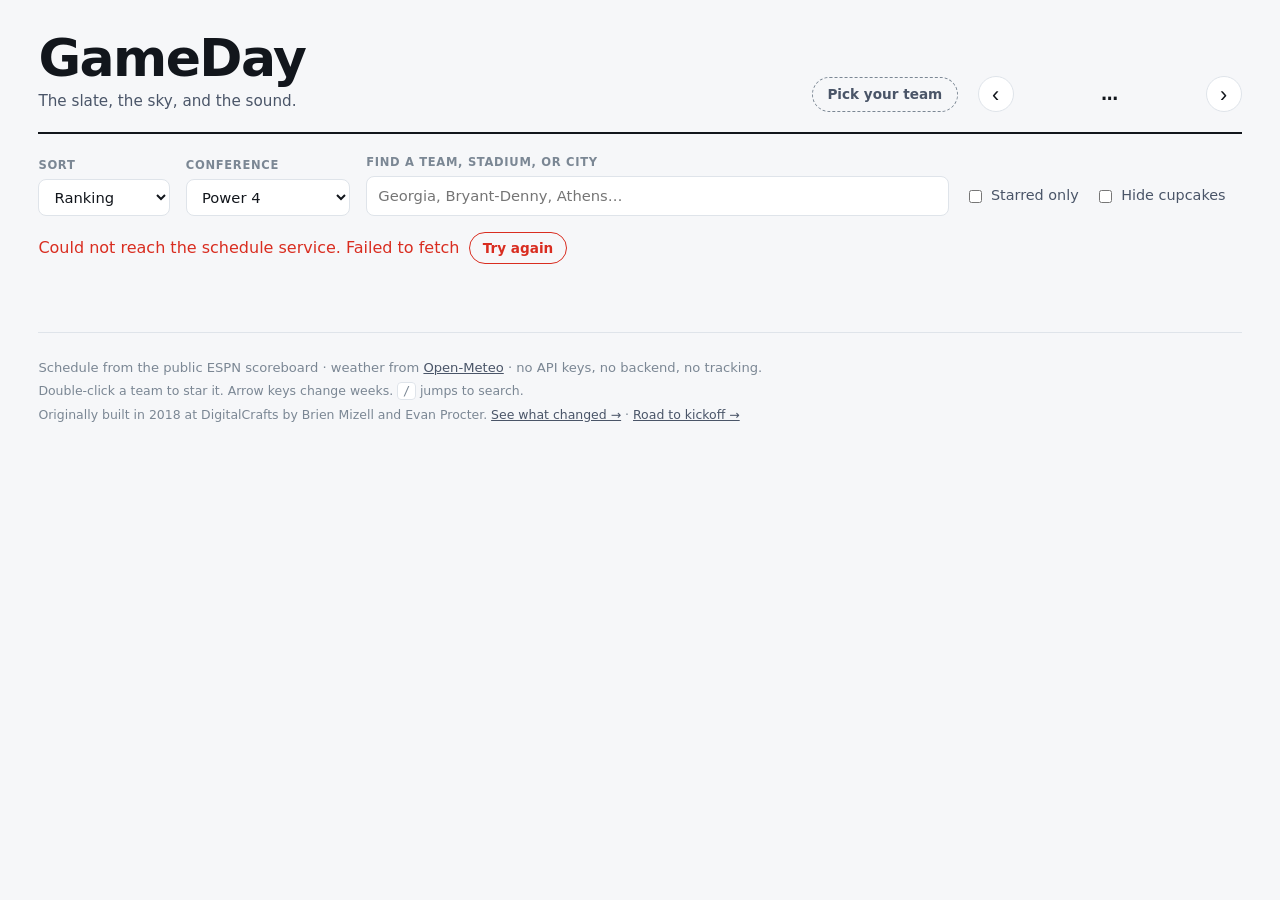
<file: index.html>
<!DOCTYPE html>
<html lang="en">
	<head>
		<meta charset="utf-8" />
		<meta name="viewport" content="width=device-width, initial-scale=1" />
		<title>GameDay</title>
		<meta
			name="description"
			content="The college football weekend, with the weather at every stadium — and the sound of the two towns playing."
		/>
		<link rel="stylesheet" href="assets/app.css" />
		<link
			rel="icon"
			href="data:image/svg+xml,<svg xmlns='http://www.w3.org/2000/svg' viewBox='0 0 32 32'><text y='26' font-size='26'>🏈</text></svg>"
		/>
	</head>
	<body>
		<header class="masthead">
			<div class="brand">
				<h1>GameDay</h1>
				<p class="tagline">The slate, the sky, and the sound.</p>
			</div>

			<div class="head-right">
				<button id="my-team" type="button" class="myteam">Pick your team</button>
				<nav class="weeknav" aria-label="Week">
					<button id="prev-week" type="button" aria-label="Previous week">‹</button>
					<div class="weekbox">
						<span id="week-label">…</span>
						<small id="week-detail"></small>
					</div>
					<button id="next-week" type="button" aria-label="Next week">›</button>
				</nav>
			</div>
		</header>

		<div class="controls">
			<label class="ctl">
				<span class="ctl-label">Sort</span>
				<select id="sort">
					<option value="rank">Ranking</option>
					<option value="time">Kickoff time</option>
				</select>
			</label>

			<label class="ctl">
				<span class="ctl-label">Conference</span>
				<select id="conf"></select>
			</label>

			<label class="ctl ctl-grow">
				<span class="ctl-label">Find a team, stadium, or city</span>
				<input id="search" type="search" placeholder="Georgia, Bryant-Denny, Athens…" autocomplete="off" />
			</label>

			<label class="ctl ctl-check">
				<input id="fav-only" type="checkbox" />
				<span>Starred only</span>
			</label>

			<label class="ctl ctl-check" title="Hides FCS opponents and games the book expects to be decided by 21+">
				<input id="hide-cupcakes" type="checkbox" />
				<span>Hide cupcakes</span>
			</label>

			<span class="tally">
				<span id="count" class="count"></span>
				<small id="live" class="live-status" role="status" aria-live="polite"></small>
				<small id="poll" class="poll"></small>
			</span>
		</div>

		<p id="status" class="status" role="status" aria-live="polite"></p>

		<main id="slate" class="slate"></main>

		<footer class="foot">
			<p>
				Schedule from the public ESPN scoreboard · weather from
				<a href="https://open-meteo.com" rel="noopener">Open-Meteo</a> · no API keys, no backend, no tracking.
			</p>
			<p class="foot-quiet">
				Double-click a team to star it. Arrow keys change weeks. <kbd>/</kbd> jumps to search.
			</p>
			<p class="foot-quiet">
				Originally built in 2018 at DigitalCrafts by Brien Mizell and Evan Procter.
				<a href="compare.html">See what changed →</a> · <a href="roadmap.html">Road to kickoff →</a>
			</p>
		</footer>

		<script type="module" src="src/main.js"></script>
	</body>
</html>
</file>
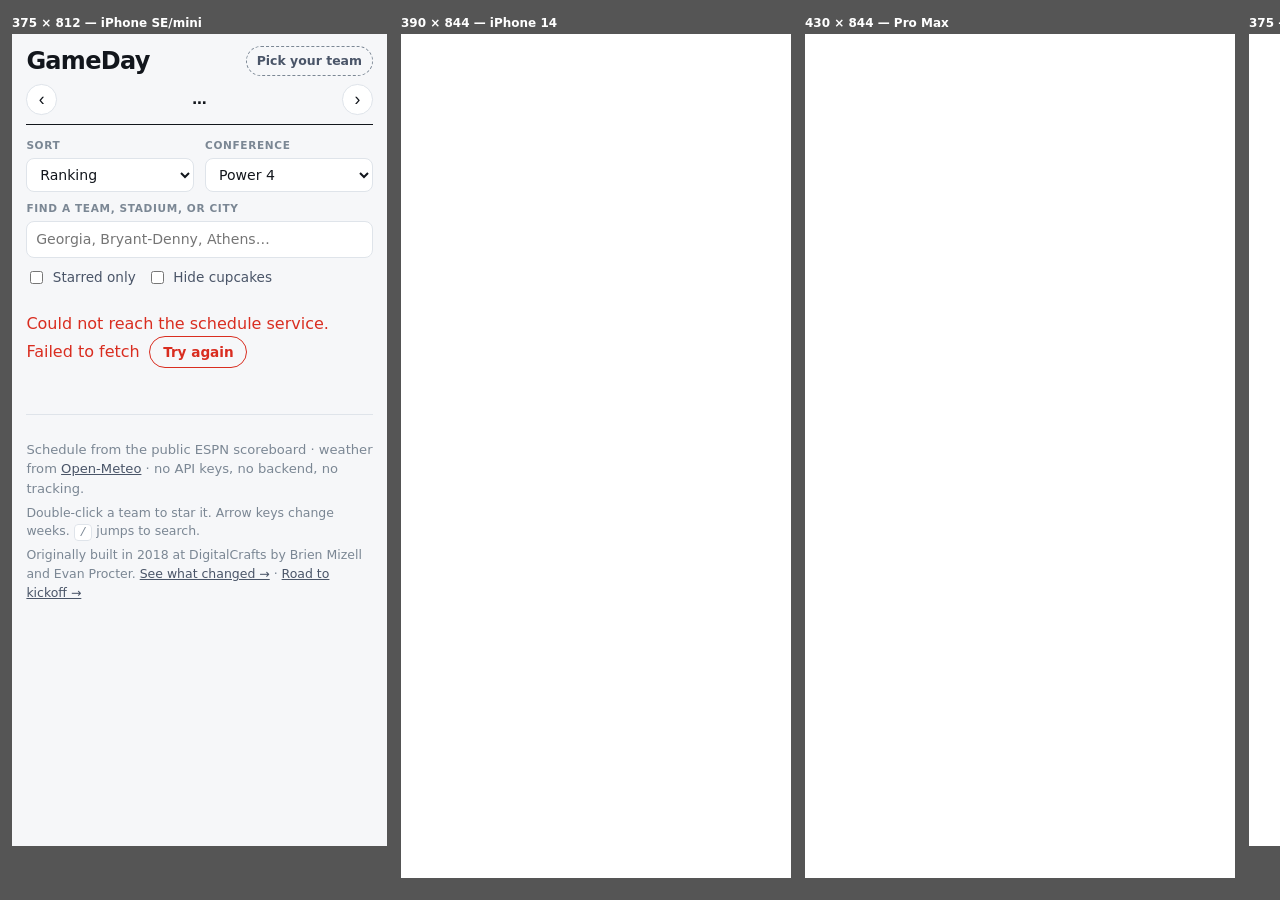
<file: devices.html>
<!DOCTYPE html>
<html>
	<head>
		<meta charset="utf-8" />
		<title>GameDay — device harness</title>
		<meta name="robots" content="noindex" />
		<style>
			body { margin: 0; padding: 12px; background: #555; font: 12px system-ui; display: flex; gap: 14px; align-items: flex-start; }
			figure { margin: 0; }
			figcaption { color: #fff; padding: 4px 0; font-weight: 600; }
			iframe { border: 0; background: #fff; display: block; }
		</style>
	</head>
	<body>
		<figure><figcaption>375 × 812 — iPhone SE/mini</figcaption><iframe data-src="index.html?year=2026&amp;week=6" width="375" height="812"></iframe></figure>
		<figure><figcaption>390 × 844 — iPhone 14</figcaption><iframe data-src="index.html?year=2026&amp;week=6" width="390" height="844"></iframe></figure>
		<figure><figcaption>430 × 844 — Pro Max</figcaption><iframe data-src="index.html?year=2026&amp;week=6" width="430" height="844"></iframe></figure>
		<figure><figcaption>375 — roadmap</figcaption><iframe data-src="roadmap.html" width="375" height="812"></iframe></figure>
		<figure><figcaption>375 — compare</figcaption><iframe data-src="compare.html" width="375" height="812"></iframe></figure>
		<script>
			// Load one at a time. Three iframes pulling ten ES modules each at once
			// overwhelms `python3 -m http.server` and some module requests never
			// land — the app then never boots, which looks exactly like an app bug
			// and is not one.
			(async () => {
				for (const f of document.querySelectorAll('iframe')) {
					f.src = f.dataset.src;
					await new Promise((r) => (f.onload = () => setTimeout(r, 2500)));
				}
			})();
		</script>
	</body>
</html>
</file>
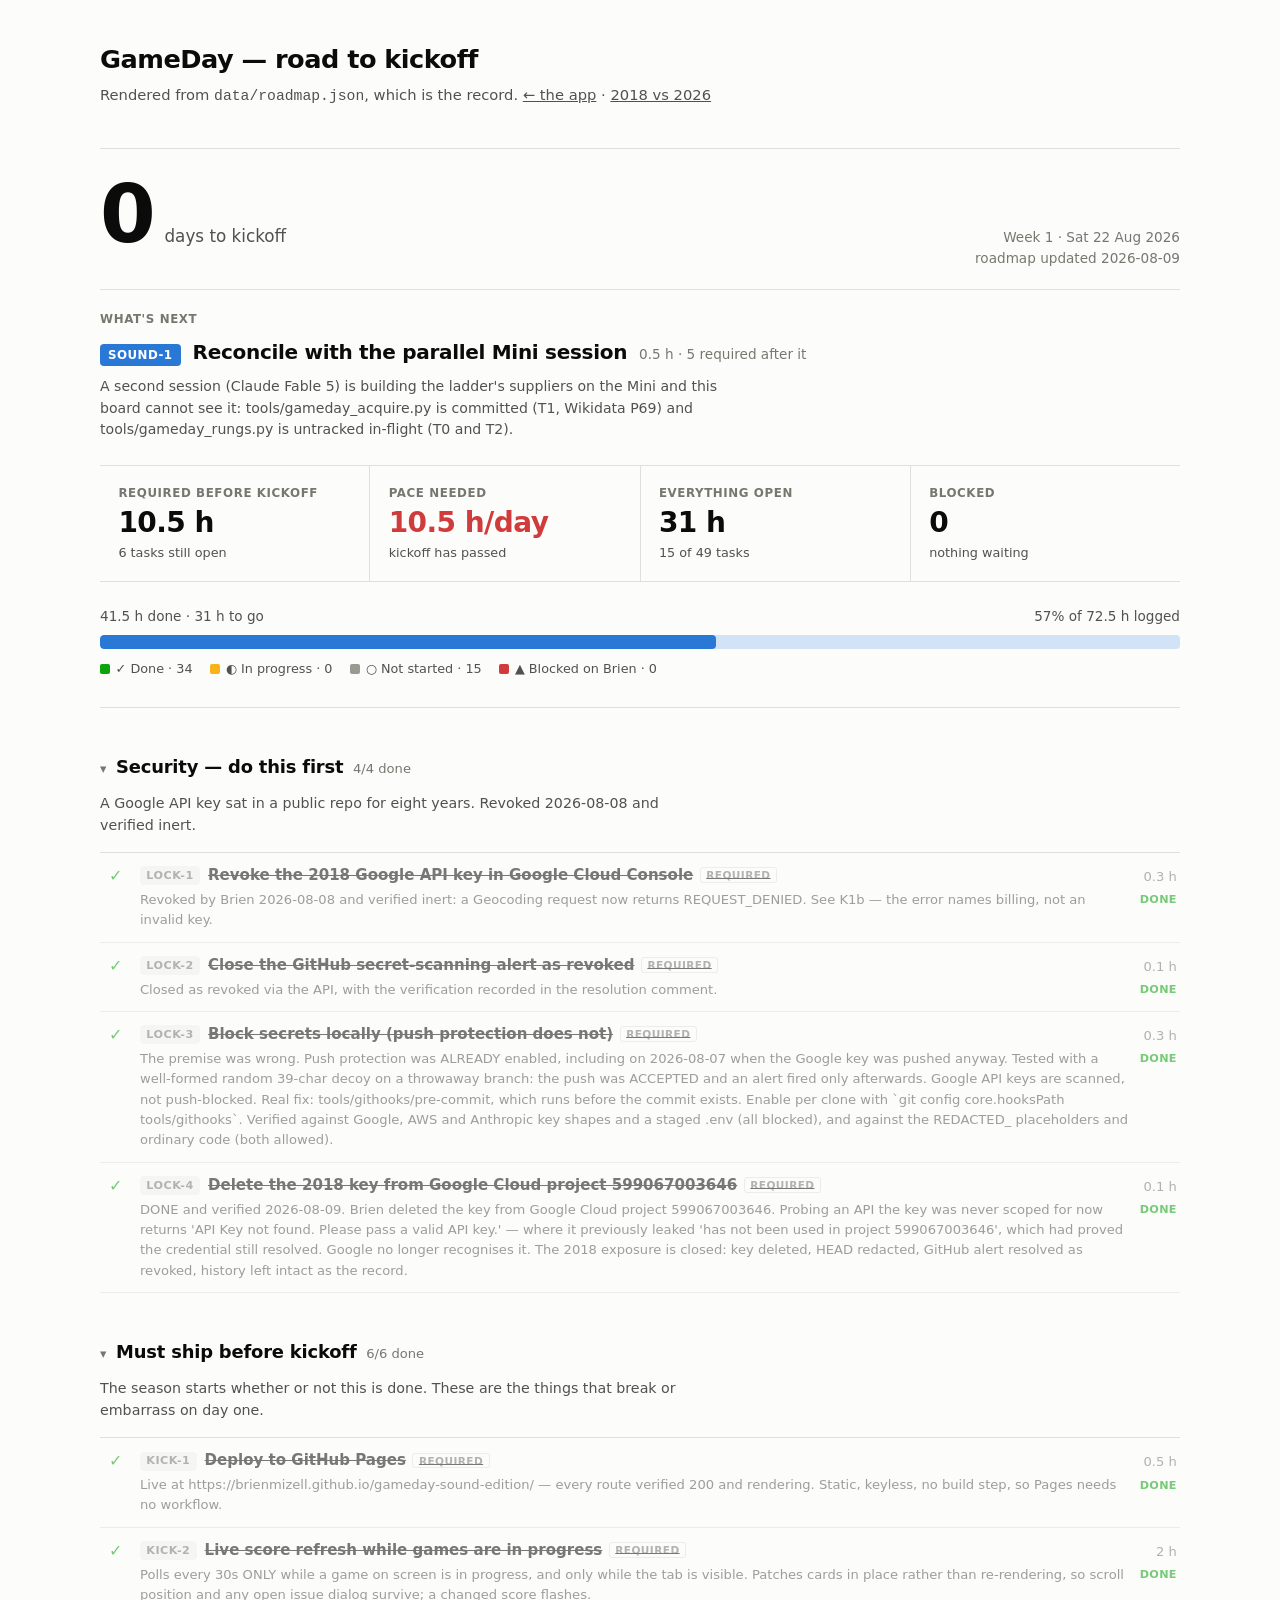
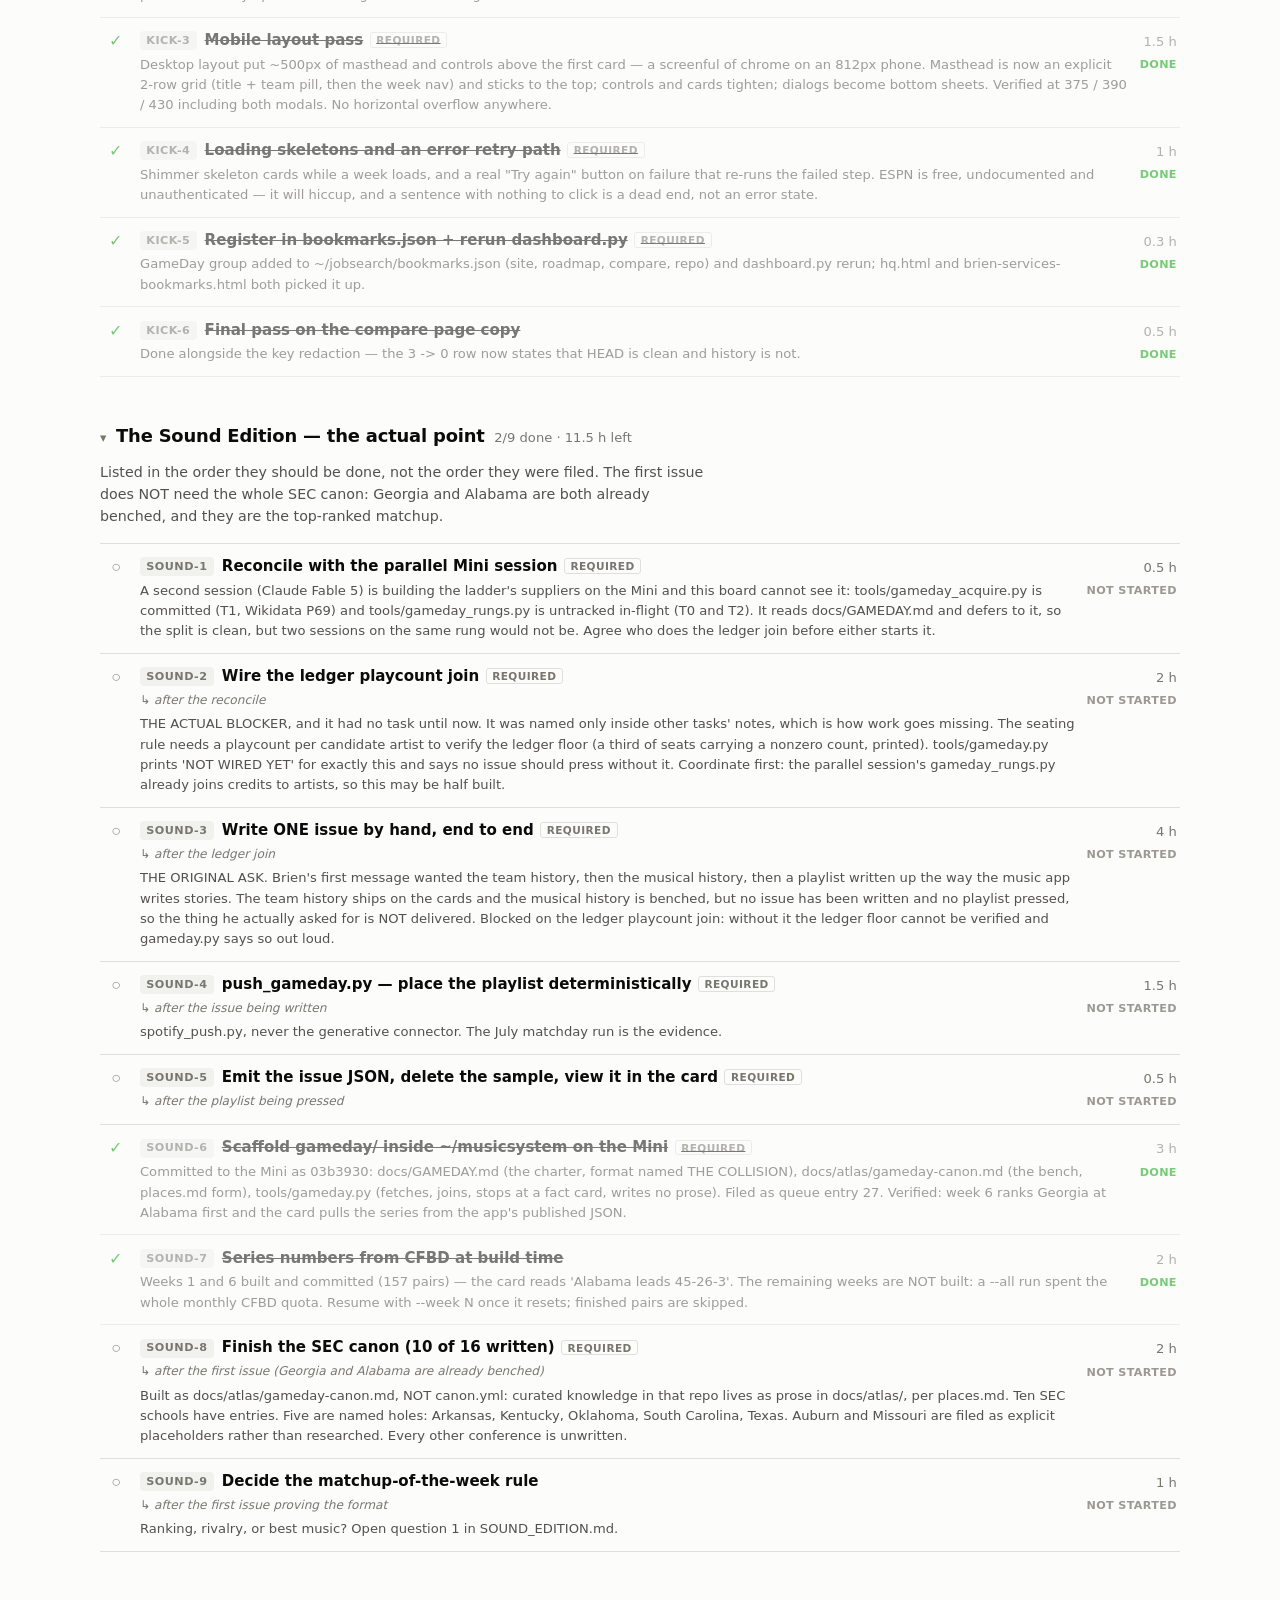
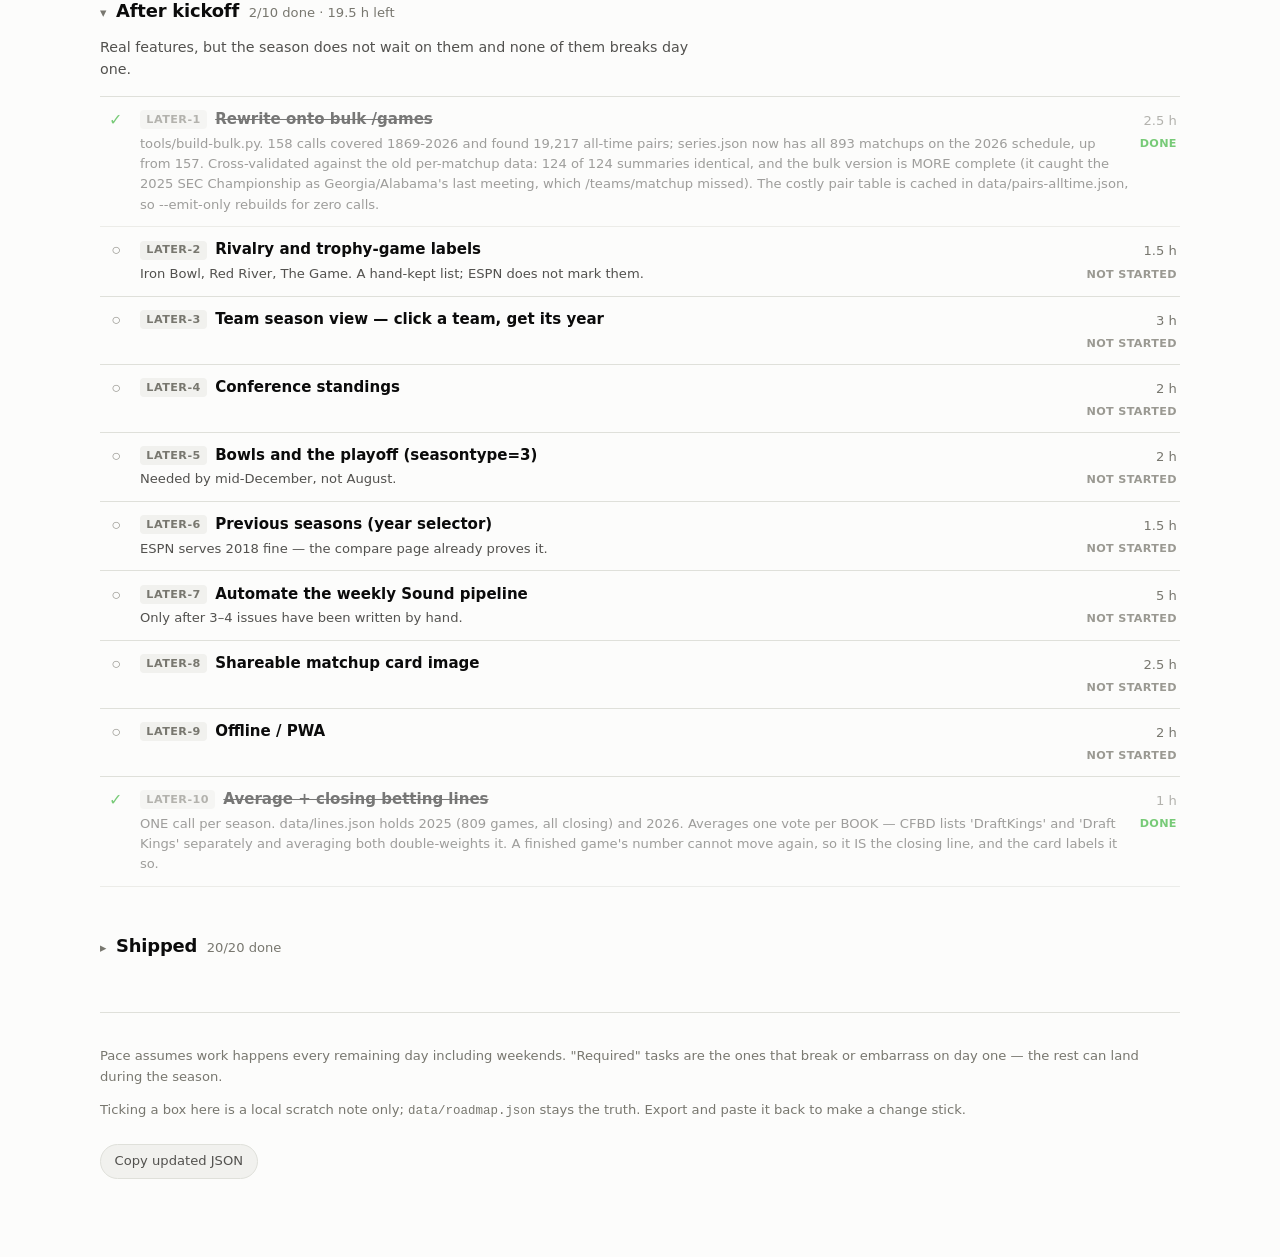
<file: roadmap.html>
<!DOCTYPE html>
<html lang="en">
	<head>
		<meta charset="utf-8" />
		<meta name="viewport" content="width=device-width, initial-scale=1" />
		<title>GameDay — road to kickoff</title>
		<meta name="robots" content="noindex" />
		<link
			rel="icon"
			href="data:image/svg+xml,<svg xmlns='http://www.w3.org/2000/svg' viewBox='0 0 32 32'><text y='26' font-size='26'>🏈</text></svg>"
		/>
		<style>
			:root {
				color-scheme: light;
				--surface-1: #fcfcfb;
				--surface-2: #f1f1ee;
				--line: #dfe0da;
				--text-primary: #0b0b0b;
				--text-secondary: #52514e;
				--text-muted: #78776f;

				/* status palette — fixed, never themed, always with icon + label */
				--good: #0ca30c;
				--warning: #fab219;
				--critical: #d03b3b;
				--neutral: #9a9992;

				/* the meter: one hue, fill dark on a lighter step of the same ramp */
				--meter-fill: #2a78d6;
				--meter-track: #d3e3f7;
			}

			@media (prefers-color-scheme: dark) {
				:root:not([data-theme="light"]) {
					color-scheme: dark;
					--surface-1: #1a1a19;
					--surface-2: #232322;
					--line: #33332f;
					--text-primary: #ffffff;
					--text-secondary: #c3c2b7;
					--text-muted: #8d8c83;
					--good: #0ca30c;
					--warning: #fab219;
					--critical: #d03b3b;
					--neutral: #6f6e67;
					--meter-fill: #3987e5;
					--meter-track: #22364c;
				}
			}

			:root[data-theme="dark"] {
				color-scheme: dark;
				--surface-1: #1a1a19;
				--surface-2: #232322;
				--line: #33332f;
				--text-primary: #ffffff;
				--text-secondary: #c3c2b7;
				--text-muted: #8d8c83;
				--neutral: #6f6e67;
				--meter-fill: #3987e5;
				--meter-track: #22364c;
			}

			* { box-sizing: border-box; }

			body {
				margin: 0;
				padding: 0 clamp(1rem, 4vw, 3rem) 5rem;
				background: var(--surface-1);
				color: var(--text-primary);
				font: 16px/1.55 ui-sans-serif, system-ui, -apple-system, "Segoe UI", Roboto, sans-serif;
				-webkit-font-smoothing: antialiased;
			}

			.wrap { max-width: 1080px; margin: 0 auto; }

			header { padding: 2.5rem 0 1.5rem; }
			h1 { margin: 0; font-size: 1.6rem; letter-spacing: -0.02em; }
			.sub { margin: 0.3rem 0 0; color: var(--text-secondary); font-size: 0.92rem; }
			.sub a { color: var(--text-secondary); }

			/* ---- hero figure: exactly one per view ---- */
			.hero {
				display: flex;
				flex-wrap: wrap;
				align-items: baseline;
				gap: 0.75rem;
				padding: 1.75rem 0 1.25rem;
				border-top: 1px solid var(--line);
				border-bottom: 1px solid var(--line);
				margin-top: 1rem;
			}
			.hero-num {
				font-size: clamp(3.25rem, 11vw, 5rem);
				font-weight: 650;
				line-height: 0.95;
				letter-spacing: -0.04em;
			}
			.hero-label { font-size: 1.05rem; color: var(--text-secondary); }
			.hero-when { margin-left: auto; text-align: right; color: var(--text-muted); font-size: 0.85rem; }

			/* ---- what's next: one thing, derived ---- */
			.whatsnext {
				padding: 1.25rem 0 1.5rem;
				border-bottom: 1px solid var(--line);
			}
			.wn-label {
				margin: 0 0 0.5rem;
				color: var(--text-muted);
				font-size: 0.74rem;
				font-weight: 600;
				letter-spacing: 0.05em;
				text-transform: uppercase;
			}
			.wn-card {
				display: flex;
				flex-wrap: wrap;
				align-items: baseline;
				gap: 0.5rem 0.75rem;
			}
			.wn-id {
				padding: 0.12rem 0.5rem;
				border-radius: 4px;
				background: var(--meter-fill);
				color: #fff;
				font-size: 0.74rem;
				font-weight: 700;
				letter-spacing: 0.04em;
			}
			.wn-title { font-size: 1.25rem; font-weight: 620; letter-spacing: -0.015em; }
			.wn-est { color: var(--text-muted); font-size: 0.85rem; }
			.wn-why {
				margin: 0.5rem 0 0;
				max-width: 70ch;
				color: var(--text-secondary);
				font-size: 0.88rem;
			}
			.wn-none { color: var(--good); font-size: 1.05rem; font-weight: 600; }

			/* ---- collapsible phases ---- */
			.phase > summary {
				display: flex;
				flex-wrap: wrap;
				align-items: baseline;
				gap: 0.6rem;
				cursor: pointer;
				list-style: none;
				padding: 0.3rem 0;
			}
			.phase > summary::-webkit-details-marker { display: none; }
			.phase > summary::before {
				content: "▸";
				color: var(--text-muted);
				font-size: 0.8rem;
				transition: transform 0.15s;
			}
			.phase[open] > summary::before { content: "▾"; }
			.phase > summary:hover { color: var(--meter-fill); }

			/* ---- stat tiles ---- */
			.tiles {
				display: grid;
				grid-template-columns: repeat(auto-fit, minmax(160px, 1fr));
				gap: 1px;
				margin: 0;
				background: var(--line);
				border-bottom: 1px solid var(--line);
			}
			.tile { padding: 1.1rem 1.15rem; background: var(--surface-1); }
			.tile-label {
				margin: 0 0 0.35rem;
				color: var(--text-muted);
				font-size: 0.74rem;
				font-weight: 600;
				letter-spacing: 0.05em;
				text-transform: uppercase;
			}
			.tile-value { font-size: 1.75rem; font-weight: 620; line-height: 1.1; letter-spacing: -0.02em; }
			.tile-note { margin: 0.3rem 0 0; color: var(--text-secondary); font-size: 0.8rem; }
			.tile-value.is-alarm { color: var(--critical); }

			/* ---- meter: severity in the fill, lighter step of the same hue behind ---- */
			.meter-block { padding: 1.5rem 0 1.75rem; border-bottom: 1px solid var(--line); }
			.meter-head {
				display: flex;
				justify-content: space-between;
				align-items: baseline;
				margin-bottom: 0.5rem;
				font-size: 0.85rem;
				color: var(--text-secondary);
			}
			.meter {
				position: relative;
				height: 14px;
				background: var(--meter-track);
				border-radius: 4px;
				overflow: hidden;
			}
			.meter-fill {
				height: 100%;
				background: var(--meter-fill);
				border-radius: 4px;
				transition: width 0.4s ease;
			}
			.meter-legend {
				display: flex;
				flex-wrap: wrap;
				gap: 0.4rem 1.1rem;
				margin-top: 0.65rem;
				font-size: 0.8rem;
				color: var(--text-secondary);
			}
			.swatch {
				display: inline-block;
				width: 10px;
				height: 10px;
				margin-right: 0.35rem;
				border-radius: 2px;
				vertical-align: -1px;
			}

			/* ---- phases ---- */
			.phase { margin-top: 2.5rem; }
						.phase h2 { display: inline; margin: 0; font-size: 1.12rem; letter-spacing: -0.01em; }
			.phase-count { color: var(--text-muted); font-size: 0.82rem; font-variant-numeric: tabular-nums; }
			.phase-blurb { margin: 0.4rem 0 1rem; max-width: 68ch; color: var(--text-secondary); font-size: 0.89rem; }

			ul.tasks { list-style: none; margin: 0; padding: 0; border-top: 1px solid var(--line); }
			li.task {
				display: grid;
				grid-template-columns: 1.6rem 1fr auto;
				gap: 0.15rem 0.7rem;
				align-items: start;
				padding: 0.7rem 0.2rem;
				border-bottom: 1px solid var(--line);
			}
			li.task.is-done { opacity: 0.55; }
			.mark {
				grid-row: span 2;
				padding: 0;
				border: 0;
				background: none;
				color: var(--st, var(--neutral));
				font-size: 1rem;
				line-height: 1.5;
				cursor: pointer;
				text-align: center;
			}
			.t-title { font-size: 0.94rem; font-weight: 550; }
			.t-id {
				display: inline-block;
				margin-right: 0.5rem;
				padding: 0.05rem 0.4rem;
				border-radius: 4px;
				background: var(--surface-2);
				color: var(--text-muted);
				font-size: 0.7rem;
				font-weight: 700;
				letter-spacing: 0.04em;
				vertical-align: 1px;
			}
			.is-done .t-title { text-decoration: line-through; text-decoration-thickness: 1px; }
			.t-note { grid-column: 2; color: var(--text-secondary); font-size: 0.82rem; }
			.t-after {
				grid-column: 2;
				margin-bottom: 0.15rem;
				color: var(--text-muted);
				font-size: 0.76rem;
				font-style: italic;
			}
			.t-after::before { content: "↳ "; font-style: normal; }
			.t-right { grid-row: span 2; text-align: right; white-space: nowrap; }
			.t-est { color: var(--text-muted); font-size: 0.82rem; font-variant-numeric: tabular-nums; }
			.t-status {
				display: block;
				margin-top: 0.15rem;
				color: var(--st, var(--neutral));
				font-size: 0.7rem;
				font-weight: 650;
				letter-spacing: 0.03em;
				text-transform: uppercase;
			}
			.pill-req {
				margin-left: 0.4rem;
				padding: 0.05rem 0.35rem;
				border: 1px solid var(--line);
				border-radius: 3px;
				color: var(--text-muted);
				font-size: 0.66rem;
				font-weight: 700;
				letter-spacing: 0.04em;
				text-transform: uppercase;
				vertical-align: 1px;
			}

			.foot {
				margin-top: 3rem;
				padding-top: 1.25rem;
				border-top: 1px solid var(--line);
				color: var(--text-muted);
				font-size: 0.82rem;
			}
			.foot code { font-size: 0.78rem; }
			button.export {
				margin-top: 0.6rem;
				padding: 0.4rem 0.85rem;
				border: 1px solid var(--line);
				border-radius: 999px;
				background: var(--surface-2);
				color: var(--text-secondary);
				font: inherit;
				font-size: 0.82rem;
				cursor: pointer;
			}
			@media (prefers-reduced-motion: reduce) { * { transition: none !important; } }
		</style>
	</head>
	<body>
		<div class="wrap">
			<header>
				<h1>GameDay — road to kickoff</h1>
				<p class="sub">
					Rendered from <code>data/roadmap.json</code>, which is the record.
					<a href="index.html">← the app</a> · <a href="compare.html">2018 vs 2026</a>
				</p>
			</header>

			<section class="hero">
				<span class="hero-num" id="days">—</span>
				<span class="hero-label" id="days-label">days to kickoff</span>
				<span class="hero-when" id="kickoff-when"></span>
			</section>

			<section class="whatsnext" id="whatsnext"></section>

			<section class="tiles" id="tiles"></section>

			<section class="meter-block">
				<div class="meter-head">
					<span id="meter-label">Work remaining</span>
					<span id="meter-pct"></span>
				</div>
				<div class="meter"><div class="meter-fill" id="meter-fill" style="width: 0%"></div></div>
				<div class="meter-legend" id="legend"></div>
			</section>

			<div id="phases"></div>

			<footer class="foot">
				<p>
					Pace assumes work happens every remaining day including weekends. "Required" tasks are the
					ones that break or embarrass on day one — the rest can land during the season.
				</p>
				<p>
					Ticking a box here is a local scratch note only; <code>data/roadmap.json</code> stays the
					truth. Export and paste it back to make a change stick.
				</p>
				<button class="export" id="export" type="button">Copy updated JSON</button>
			</footer>
		</div>

		<script type="module">
			const TONE = { good: 'var(--good)', warning: 'var(--warning)', critical: 'var(--critical)', neutral: 'var(--neutral)' };
			const OVERLAY = 'gd:roadmap-overlay';

			const data = await fetch('data/roadmap.json').then((r) => r.json());
			const overlay = load();

			function load() {
				try { return JSON.parse(localStorage.getItem(OVERLAY) ?? '{}'); } catch { return {}; }
			}
			function save() {
				try { localStorage.setItem(OVERLAY, JSON.stringify(overlay)); } catch {}
			}

			const statusOf = (t) => overlay[t.id] ?? t.status;
			const allTasks = () => data.phases.flatMap((p) => p.tasks);

			function render() {
				const tasks = allTasks();
				const open = tasks.filter((t) => statusOf(t) !== 'done');
				const required = open.filter((t) => t.required);
				const blocked = open.filter((t) => statusOf(t) === 'blocked');

				const hoursOpen = open.reduce((s, t) => s + t.est, 0);
				const hoursReq = required.reduce((s, t) => s + t.est, 0);
				const hoursAll = tasks.reduce((s, t) => s + t.est, 0);
				const hoursDone = hoursAll - hoursOpen;

				// Whole days left, floored — a partial day is not a day you can plan.
				const ms = new Date(data.kickoff) - Date.now();
				const days = Math.max(0, Math.floor(ms / 86400000));

				document.getElementById('days').textContent = days;
				document.getElementById('days-label').textContent = days === 1 ? 'day to kickoff' : 'days to kickoff';
				document.getElementById('kickoff-when').innerHTML =
					`${data.kickoffLabel}<br>roadmap updated ${data.updated}`;

				const perDay = days > 0 ? hoursReq / days : hoursReq;
				const tight = perDay > 3;

				document.getElementById('tiles').innerHTML = [
					tile('Required before kickoff', `${fmt(hoursReq)} h`, `${required.length} tasks still open`),
					tile('Pace needed', `${fmt(perDay)} h/day`, days > 0 ? `across ${days} days, required only` : 'kickoff has passed', tight),
					tile('Everything open', `${fmt(hoursOpen)} h`, `${open.length} of ${tasks.length} tasks`),
					tile('Blocked', String(blocked.length), blocked.length ? 'waiting on Brien' : 'nothing waiting', blocked.length > 0),
				].join('');

				const pct = hoursAll ? Math.round((hoursDone / hoursAll) * 100) : 0;
				document.getElementById('meter-fill').style.width = `${pct}%`;
				document.getElementById('meter-pct').textContent = `${pct}% of ${fmt(hoursAll)} h logged`;
				document.getElementById('meter-label').textContent =
					`${fmt(hoursDone)} h done · ${fmt(hoursOpen)} h to go`;

				document.getElementById('legend').innerHTML = Object.entries(data.statuses)
					.map(([k, s]) => {
						const n = tasks.filter((t) => statusOf(t) === k).length;
						return `<span><span class="swatch" style="background:${TONE[s.tone]}"></span>${s.icon} ${s.label} · ${n}</span>`;
					})
					.join('');

				renderNext(tasks);
				document.getElementById('phases').innerHTML = data.phases.map(phase).join('');

				for (const btn of document.querySelectorAll('.mark')) {
					btn.addEventListener('click', () => {
						const t = tasks.find((x) => x.id === btn.dataset.id);
						overlay[t.id] = statusOf(t) === 'done' ? (t.status === 'done' ? 'next' : t.status) : 'done';
						if (overlay[t.id] === t.status) delete overlay[t.id];
						save();
						render();
					});
				}
			}

			function tile(label, value, note, alarm = false) {
				return `<div class="tile">
					<p class="tile-label">${label}</p>
					<div class="tile-value${alarm ? ' is-alarm' : ''}">${value}</div>
					<p class="tile-note">${note}</p>
				</div>`;
			}

			function phase(p) {
				const open = p.tasks.filter((t) => statusOf(t) !== 'done');
				const hrs = open.reduce((s, t) => s + t.est, 0);
				// Collapsed by default only where the JSON says so (the archive).
				const isOpen = p.collapsed ? '' : ' open';
				return `<details class="phase"${isOpen}>
					<summary>
						<h2>${esc(p.title)}</h2>
						<span class="phase-count">${p.tasks.length - open.length}/${p.tasks.length} done${hrs ? ` · ${fmt(hrs)} h left` : ''}</span>
					</summary>
					<p class="phase-blurb">${esc(p.blurb)}</p>
					<ul class="tasks">${p.tasks.map(task).join('')}</ul>
				</details>`;
			}

			/**
			 * What's next, DERIVED rather than hand-ranked.
			 *
			 * The first open required task in phase order. Phase order is already
			 * the real order (security, kickoff, sound, after) and within a phase
			 * the array is dependency-ordered, so nothing here needs a priority
			 * number: a second ranking system could only disagree with the first.
			 */
			function whatsNext(tasks) {
				const open = tasks.filter((t) => statusOf(t) !== 'done');
				const blocked = open.filter((t) => statusOf(t) === 'blocked' && t.required);
				const ready = open.filter((t) => t.required && statusOf(t) !== 'blocked');
				return { pick: ready[0] ?? null, blocked, remaining: ready.length };
			}

			function renderNext(tasks) {
				const { pick, blocked, remaining } = whatsNext(tasks);
				const el = document.getElementById('whatsnext');
				if (!pick) {
					el.innerHTML = `<p class="wn-label">What's next</p>
						<p class="wn-none">Nothing required is open. ${blocked.length ? `${blocked.length} blocked on Brien.` : 'All clear.'}</p>`;
					return;
				}
				el.innerHTML = `<p class="wn-label">What's next</p>
					<div class="wn-card">
						<span class="wn-id">${esc(pick.id)}</span>
						<span class="wn-title">${esc(pick.title)}</span>
						<span class="wn-est">${fmt(pick.est)} h · ${remaining - 1} required after it</span>
					</div>
					${pick.after ? `<p class="wn-why">Nothing precedes it. Everything else waits on ${esc(pick.after)}.</p>`
						: `<p class="wn-why">${esc((pick.note || '').split('. ')[0])}.</p>`}
					${blocked.length ? `<p class="wn-why">Also blocked on you: ${blocked.map((b) => esc(b.id)).join(', ')}.</p>` : ''}`;
			}

			function task(t) {
				const st = statusOf(t);
				const meta = data.statuses[st] ?? data.statuses.next;
				const color = TONE[meta.tone];
				return `<li class="task${st === 'done' ? ' is-done' : ''}" style="--st:${color}">
					<button class="mark" data-id="${t.id}" type="button"
						aria-label="Toggle ${esc(t.title)}" title="${esc(meta.label)}">${meta.icon}</button>
					<div class="t-title"><span class="t-id" title="${t.legacyId ? 'was ' + esc(t.legacyId) : ''}">${esc(t.id)}</span>${esc(t.title)}${t.required ? '<span class="pill-req">required</span>' : ''}</div>
					<div class="t-right">
						<span class="t-est">${fmt(t.est)} h</span>
						<span class="t-status">${esc(meta.label)}</span>
					</div>
					${t.after ? `<div class="t-after">after ${esc(t.after)}</div>` : ''}
					${t.note ? `<div class="t-note">${esc(t.note)}</div>` : ''}
				</li>`;
			}

			const fmt = (n) => (Number.isInteger(n) ? String(n) : n.toFixed(1));
			const esc = (s) =>
				String(s).replace(/[&<>"']/g, (c) => ({ '&': '&amp;', '<': '&lt;', '>': '&gt;', '"': '&quot;', "'": '&#39;' }[c]));

			document.getElementById('export').addEventListener('click', async (e) => {
				const out = structuredClone(data);
				for (const p of out.phases) for (const t of p.tasks) t.status = overlay[t.id] ?? t.status;
				delete out._overlay;
				await navigator.clipboard.writeText(JSON.stringify(out, null, '\t'));
				e.target.textContent = 'Copied — paste into data/roadmap.json';
				setTimeout(() => (e.target.textContent = 'Copy updated JSON'), 2500);
			});

			render();
			setInterval(render, 60000); // the countdown should not go stale on an open tab
		</script>
	</body>
</html>
</file>
<file: assets/app.css>
/* GameDay — 2026. One stylesheet, no framework, no build. */

:root {
	--bg: #f6f7f9;
	--surface: #ffffff;
	--surface-2: #eef1f5;
	--ink: #12161c;
	--ink-2: #4a5568;
	--ink-3: #7b8794;
	--line: #dfe4ea;
	--accent: #b3541e;
	--live: #d92d20;
	--sound: #6b4ef2;
	--radius: 12px;
	--shadow: 0 1px 2px rgb(16 22 28 / 6%), 0 4px 16px rgb(16 22 28 / 5%);
}

@media (prefers-color-scheme: dark) {
	:root {
		--bg: #0d1014;
		--surface: #161b22;
		--surface-2: #1e242c;
		--ink: #e9edf2;
		--ink-2: #a8b3c1;
		--ink-3: #6e7b8a;
		--line: #262d36;
		--accent: #e8894a;
		--live: #ff5c4d;
		--sound: #9a86ff;
		--shadow: 0 1px 2px rgb(0 0 0 / 40%), 0 6px 20px rgb(0 0 0 / 30%);
	}
}

* {
	box-sizing: border-box;
}

body {
	margin: 0;
	padding: 0 clamp(0.75rem, 3vw, 2.5rem) 4rem;
	background: var(--bg);
	color: var(--ink);
	font: 16px/1.5 ui-sans-serif, system-ui, -apple-system, "Segoe UI", Roboto, sans-serif;
	-webkit-font-smoothing: antialiased;
}

/* ---------- masthead ---------- */

.masthead {
	display: flex;
	flex-wrap: wrap;
	align-items: flex-end;
	justify-content: space-between;
	gap: 1rem;
	max-width: 1400px;
	margin: 0 auto;
	padding: 2rem 0 1.25rem;
	border-bottom: 2px solid var(--ink);
}

.brand h1 {
	margin: 0;
	font-size: clamp(2rem, 6vw, 3.25rem);
	font-weight: 800;
	letter-spacing: -0.03em;
	line-height: 1;
}

.tagline {
	margin: 0.35rem 0 0;
	color: var(--ink-2);
	font-size: 0.95rem;
}

.head-right {
	display: flex;
	flex-wrap: wrap;
	align-items: center;
	justify-content: flex-end;
	gap: 0.75rem 1.25rem;
}

.myteam {
	display: inline-flex;
	align-items: center;
	gap: 0.4rem;
	padding: 0.4rem 0.9rem;
	border: 1px dashed var(--ink-3);
	border-radius: 999px;
	background: transparent;
	color: var(--ink-2);
	font: inherit;
	font-size: 0.85rem;
	font-weight: 600;
	cursor: pointer;
	transition: border-color 0.15s, color 0.15s;
}

.myteam:hover {
	border-color: var(--ink);
	color: var(--ink);
}

.myteam.has-team {
	border-style: solid;
	border-color: var(--tc, var(--accent));
	color: var(--ink);
}

.myteam.has-team::before {
	content: "";
	width: 8px;
	height: 8px;
	border-radius: 50%;
	background: var(--tc, var(--accent));
}

.weeknav {
	display: flex;
	align-items: center;
	gap: 0.5rem;
}

.weeknav button {
	width: 2.25rem;
	height: 2.25rem;
	border: 1px solid var(--line);
	border-radius: 50%;
	background: var(--surface);
	color: var(--ink);
	font-size: 1.35rem;
	line-height: 1;
	cursor: pointer;
	transition: background 0.15s, border-color 0.15s;
}

.weeknav button:hover:not(:disabled) {
	background: var(--surface-2);
	border-color: var(--ink-3);
}

.weeknav button:disabled {
	opacity: 0.3;
	cursor: default;
}

.weekbox {
	min-width: 11rem;
	text-align: center;
}

.weekbox span {
	display: block;
	font-weight: 700;
	font-size: 1.05rem;
}

.weekbox small {
	color: var(--ink-3);
	font-size: 0.8rem;
}

/* ---------- controls ---------- */

.controls {
	display: flex;
	flex-wrap: wrap;
	align-items: flex-end;
	gap: 0.75rem 1rem;
	max-width: 1400px;
	margin: 1.25rem auto 0;
}

.ctl {
	display: flex;
	flex-direction: column;
	gap: 0.25rem;
}

.ctl-grow {
	flex: 1 1 16rem;
}

.ctl-label {
	color: var(--ink-3);
	font-size: 0.72rem;
	font-weight: 600;
	text-transform: uppercase;
	letter-spacing: 0.06em;
}

.ctl select,
.ctl input[type="search"] {
	padding: 0.5rem 0.7rem;
	border: 1px solid var(--line);
	border-radius: 8px;
	background: var(--surface);
	color: var(--ink);
	font: inherit;
	font-size: 0.92rem;
}

.ctl input[type="search"] {
	width: 100%;
}

.ctl select:focus-visible,
.ctl input:focus-visible,
button:focus-visible {
	outline: 2px solid var(--accent);
	outline-offset: 1px;
}

.ctl-check {
	flex-direction: row;
	align-items: center;
	gap: 0.4rem;
	padding-bottom: 0.55rem;
	color: var(--ink-2);
	font-size: 0.9rem;
	cursor: pointer;
}

.tally {
	display: flex;
	flex-direction: column;
	align-items: flex-end;
	margin-left: auto;
	padding-bottom: 0.5rem;
}

.count {
	color: var(--ink-3);
	font-size: 0.85rem;
	font-variant-numeric: tabular-nums;
}

.poll {
	color: var(--ink-3);
	font-size: 0.72rem;
	opacity: 0.8;
}

/* live polling status — never colour alone, the text says it too */
.live-status:empty {
	display: none;
}

.live-status {
	font-size: 0.74rem;
	font-weight: 600;
	font-variant-numeric: tabular-nums;
}

.live-status.is-live {
	color: var(--live);
}

.live-status.is-live::before {
	content: "●";
	margin-right: 0.25rem;
	animation: pulse 1.6s ease-in-out infinite;
}

.live-status.is-paused {
	color: var(--ink-3);
}

.live-status.is-paused::before {
	content: "❙❙";
	margin-right: 0.25rem;
	font-size: 0.6rem;
}

.count-flash {
	animation: countflash 0.9s ease;
}

@keyframes countflash {
	0%,
	100% {
		color: var(--ink-3);
	}
	25% {
		color: var(--live);
	}
}

/* a score that just changed */
.score-bump {
	animation: bump 0.9s ease;
}

@keyframes bump {
	0% {
		transform: scale(1);
		color: var(--ink);
	}
	30% {
		transform: scale(1.28);
		color: var(--live);
	}
	100% {
		transform: scale(1);
		color: var(--ink);
	}
}

.status {
	max-width: 1400px;
	margin: 1rem auto 0;
	color: var(--ink-2);
}

.status.error {
	color: var(--live);
}

.retry {
	margin-left: 0.6rem;
	padding: 0.3rem 0.8rem;
	border: 1px solid currentColor;
	border-radius: 999px;
	background: transparent;
	color: inherit;
	font: inherit;
	font-size: 0.85rem;
	font-weight: 600;
	cursor: pointer;
}

.retry:hover {
	background: var(--live);
	border-color: var(--live);
	color: #fff;
}

/* ---------- loading skeleton ---------- */

.skeleton {
	gap: 0.7rem;
	padding: 0.85rem;
	pointer-events: none;
}

.skeleton:hover {
	transform: none;
	box-shadow: var(--shadow);
}

.sk {
	display: block;
	border-radius: 5px;
	background: linear-gradient(90deg, var(--surface-2) 25%, var(--line) 37%, var(--surface-2) 63%);
	background-size: 400% 100%;
	animation: shimmer 1.4s ease-in-out infinite;
}

.sk-head {
	width: 55%;
	height: 0.8rem;
}

.sk-row {
	width: 85%;
	height: 1.3rem;
}

.sk-meta {
	width: 70%;
	height: 0.8rem;
}

@keyframes shimmer {
	0% {
		background-position: 100% 0;
	}
	100% {
		background-position: 0 0;
	}
}

/* ---------- slate ---------- */

.slate {
	display: grid;
	grid-template-columns: repeat(auto-fill, minmax(330px, 1fr));
	gap: 1rem;
	max-width: 1400px;
	margin: 1.25rem auto 0;
}

.slate[aria-busy="true"] {
	opacity: 0.5;
}

.empty {
	grid-column: 1 / -1;
	padding: 3rem 0;
	color: var(--ink-3);
	text-align: center;
}

/* ---------- the card ---------- */

.game {
	display: flex;
	flex-direction: column;
	overflow: hidden;
	border: 1px solid var(--line);
	border-radius: var(--radius);
	background: var(--surface);
	box-shadow: var(--shadow);
	transition: transform 0.15s, box-shadow 0.15s;
}

.game:hover {
	transform: translateY(-2px);
	box-shadow: 0 2px 4px rgb(16 22 28 / 8%), 0 10px 28px rgb(16 22 28 / 10%);
}

.game.is-fav {
	border-color: var(--accent);
	box-shadow: 0 0 0 1px var(--accent), var(--shadow);
}

/* The reader's own team, pinned to the front of every week. */
.game.is-mine {
	border-color: var(--mine-color, var(--accent));
	box-shadow: 0 0 0 2px var(--mine-color, var(--accent)), var(--shadow);
}

.game.is-mine.is-cupcake {
	opacity: 1; /* your team's cupcake is still your team's game */
}

.mine-mark {
	padding: 0.1rem 0.45rem;
	border-radius: 999px;
	background: var(--mine-color, var(--accent));
	color: #fff;
	font-size: 0.68rem;
	font-weight: 700;
	letter-spacing: 0.03em;
	text-transform: uppercase;
}

.team.is-mine-row .team-name {
	font-weight: 800;
}

.game.is-live {
	border-color: var(--live);
}

.game-head {
	display: flex;
	flex-wrap: wrap;
	align-items: center;
	gap: 0.4rem;
	padding: 0.6rem 0.85rem;
	border-bottom: 1px solid var(--line);
	background: var(--surface-2);
	font-size: 0.82rem;
}

.when {
	font-weight: 700;
}

.when-tba {
	font-weight: 600;
}

.when-tba::after {
	content: "";
}

.countdown {
	color: var(--ink-3);
}

.live-dot {
	color: var(--live);
	font-weight: 700;
}

.live-dot::before {
	content: "●";
	margin-right: 0.25rem;
	animation: pulse 1.6s ease-in-out infinite;
}

@keyframes pulse {
	50% {
		opacity: 0.25;
	}
}

.tags {
	display: flex;
	flex-wrap: wrap;
	gap: 0.3rem;
	margin-left: auto;
}

.chip {
	padding: 0.1rem 0.45rem;
	border-radius: 999px;
	background: var(--bg);
	color: var(--ink-2);
	font-size: 0.7rem;
	font-weight: 600;
	white-space: nowrap;
}

.chip-tv {
	background: var(--ink);
	color: var(--surface);
}

.chip-held {
	background: var(--live);
	color: #fff;
}

.chip-cupcake {
	background: color-mix(in srgb, var(--accent) 18%, transparent);
	color: var(--accent);
}

/* A cupcake still renders — it is marked, not hidden, unless asked. */
.game.is-cupcake {
	opacity: 0.72;
}

.game.is-cupcake:hover {
	opacity: 1;
}

/* teams */

.teams {
	display: flex;
	flex-direction: column;
}

.team {
	display: flex;
	align-items: center;
	gap: 0.55rem;
	padding: 0.6rem 0.85rem 0.6rem 0;
	cursor: pointer;
	user-select: none;
}

.team + .team {
	border-top: 1px solid var(--line);
}

.team-bar {
	width: 4px;
	align-self: stretch;
	border-radius: 0 3px 3px 0;
}

.logo {
	flex: 0 0 auto;
	width: 28px;
	height: 28px;
	object-fit: contain;
}

.team-name {
	flex: 1;
	font-weight: 600;
	font-size: 0.95rem;
}

.team.won .team-name {
	font-weight: 800;
}

.game.is-live .team-name,
.team:not(.won) .team-name {
	opacity: 1;
}

.teams:has(.won) .team:not(.won) {
	opacity: 0.55;
}

.rank {
	display: inline-block;
	margin-right: 0.35rem;
	color: var(--accent);
	font-size: 0.78rem;
	font-weight: 800;
	font-variant-numeric: tabular-nums;
}

.rank::before {
	content: "#";
}

.record {
	color: var(--ink-3);
	font-size: 0.8rem;
	font-variant-numeric: tabular-nums;
}

.score {
	min-width: 1.75rem;
	font-size: 1.15rem;
	font-weight: 800;
	text-align: right;
	font-variant-numeric: tabular-nums;
}

/* meta */

.game-meta {
	display: flex;
	flex-direction: column;
	gap: 0.25rem;
	padding: 0.7rem 0.85rem;
	border-top: 1px solid var(--line);
	font-size: 0.84rem;
}

.venue strong {
	font-weight: 650;
}

.weather {
	color: var(--ink-2);
}

.weather[data-pending] {
	color: var(--ink-3);
}

.wx-muted {
	color: var(--ink-3);
	font-style: italic;
}

/* A normal is history, not a forecast — it reads quieter on purpose. */
.wx-normal {
	color: var(--ink-3);
}

.wx-normal strong {
	color: var(--ink-2);
}

.wx-tag {
	margin-left: 0.35rem;
	padding: 0.02rem 0.3rem;
	border: 1px solid var(--line);
	border-radius: 3px;
	font-size: 0.64rem;
	text-transform: uppercase;
	letter-spacing: 0.03em;
	white-space: nowrap;
}

.wx-icon {
	margin-right: 0.15rem;
}

.odds,
.note {
	color: var(--ink-3);
	font-size: 0.8rem;
}

/* Whose price this is. One book is a quote, not a consensus. */
.odds-book {
	padding: 0.02rem 0.3rem;
	border: 1px solid var(--line);
	border-radius: 3px;
	font-size: 0.66rem;
	text-transform: uppercase;
	letter-spacing: 0.03em;
	white-space: nowrap;
}

/* A finished game's number can never move again. */
.odds-book.is-closing {
	border-color: var(--ink-3);
	color: var(--ink-2);
}

.series {
	display: flex;
	flex-wrap: wrap;
	align-items: baseline;
	gap: 0.25rem 0.55rem;
	margin-top: 0.15rem;
}

.series-record {
	color: var(--ink-2);
	font-size: 0.8rem;
	font-weight: 600;
}

.series-link {
	color: var(--ink-2);
	font-size: 0.8rem;
	text-decoration-color: var(--line);
	text-underline-offset: 2px;
}

.series-link::after {
	content: " ↗";
	color: var(--ink-3);
}

.series-link:hover {
	color: var(--accent);
	text-decoration-color: currentColor;
}

/* the sound slot */

.sound {
	display: flex;
	flex-wrap: wrap;
	align-items: center;
	gap: 0.4rem;
	padding: 0.6rem 0.85rem;
	border-top: 1px solid var(--line);
	font-size: 0.83rem;
}

.sound-mark {
	color: var(--sound);
	font-size: 1rem;
}

.sound-empty {
	background: repeating-linear-gradient(
		135deg,
		transparent,
		transparent 6px,
		color-mix(in srgb, var(--line) 45%, transparent) 6px,
		color-mix(in srgb, var(--line) 45%, transparent) 12px
	);
}

.sound-empty .sound-mark {
	opacity: 0.45;
}

.sound-none {
	color: var(--ink-3);
	font-style: italic;
}

.sound-has {
	background: color-mix(in srgb, var(--sound) 9%, transparent);
}

.sound-title {
	font-weight: 650;
}

.sound-count {
	color: var(--ink-3);
	font-variant-numeric: tabular-nums;
}

.sound-open {
	margin-left: auto;
	padding: 0.3rem 0.7rem;
	border: 1px solid var(--sound);
	border-radius: 999px;
	background: transparent;
	color: var(--sound);
	font: inherit;
	font-size: 0.8rem;
	font-weight: 600;
	cursor: pointer;
}

.sound-open:hover:not(:disabled) {
	background: var(--sound);
	color: #fff;
}

.sound-open:disabled {
	opacity: 0.6;
	cursor: default;
}

/* ---------- the issue reader ---------- */

.issue {
	width: min(760px, 92vw);
	max-height: 88vh;
	padding: 0;
	border: 1px solid var(--line);
	border-radius: var(--radius);
	background: var(--surface);
	color: var(--ink);
}

.issue::backdrop {
	background: rgb(4 8 12 / 62%);
	backdrop-filter: blur(2px);
}

.issue-body {
	position: relative;
	padding: 2rem clamp(1rem, 4vw, 2.25rem) 2.5rem;
}

.issue-close {
	position: absolute;
	top: 0.6rem;
	right: 0.8rem;
	width: 2rem;
	height: 2rem;
	border: 0;
	border-radius: 50%;
	background: var(--surface-2);
	color: var(--ink-2);
	font-size: 1.4rem;
	line-height: 1;
	cursor: pointer;
}

.issue-title {
	margin: 0 0 0.4rem;
	font-size: 1.6rem;
	letter-spacing: -0.02em;
}

.issue-masthead {
	margin: 0 0 1.25rem;
	color: var(--ink-2);
	font-size: 0.86rem;
	font-weight: 600;
}

.issue-flag {
	padding: 0.5rem 0.75rem;
	border-radius: 8px;
	background: color-mix(in srgb, var(--live) 12%, transparent);
	color: var(--live);
	font-size: 0.86rem;
	font-weight: 600;
}

.issue-declaration {
	margin: 0 0 1.5rem;
	padding: 0.85rem 1.1rem;
	border-left: 3px solid var(--sound);
	background: var(--surface-2);
	font-size: 0.95rem;
}

.issue-sides {
	display: grid;
	grid-template-columns: repeat(auto-fit, minmax(240px, 1fr));
	gap: 1.25rem;
	margin-bottom: 1.5rem;
}

.side-school {
	margin: 0 0 0.15rem;
	font-size: 1.05rem;
}

.side-town {
	margin: 0 0 0.5rem;
	color: var(--ink-3);
	font-size: 0.82rem;
	text-transform: uppercase;
	letter-spacing: 0.05em;
}

.side-scene {
	margin: 0;
	font-size: 0.9rem;
}

.side-plays {
	margin: 0.5rem 0 0;
	color: var(--ink-3);
	font-size: 0.8rem;
	font-variant-numeric: tabular-nums;
}

.issue-h {
	margin: 1.75rem 0 0.6rem;
	padding-bottom: 0.3rem;
	border-bottom: 1px solid var(--line);
	font-size: 0.8rem;
	font-weight: 700;
	text-transform: uppercase;
	letter-spacing: 0.08em;
	color: var(--ink-2);
}

.issue-neutral {
	margin: 0;
	font-size: 0.95rem;
}

.tracks {
	margin: 0;
	padding-left: 1.5rem;
}

.track {
	margin-bottom: 1.1rem;
}

.track::marker {
	color: var(--ink-3);
	font-variant-numeric: tabular-nums;
	font-weight: 700;
}

.track-head {
	margin: 0 0 0.2rem;
}

.track-artist {
	font-weight: 700;
}

.track-year,
.track-plays {
	color: var(--ink-3);
	font-size: 0.85rem;
}

.track-tier {
	margin-left: 0.4rem;
	padding: 0.05rem 0.35rem;
	border-radius: 4px;
	background: var(--surface-2);
	color: var(--ink-3);
	font-size: 0.68rem;
	font-weight: 700;
}

.track-plays {
	margin-left: 0.4rem;
}

.track-note {
	margin: 0;
	font-size: 0.9rem;
}

.track-receipt {
	margin: 0.3rem 0 0;
	color: var(--ink-3);
	font-size: 0.79rem;
	font-style: italic;
}

.track-home {
	border-left: 2px solid var(--line);
	padding-left: 0.6rem;
}

.track-away {
	padding-left: 0.6rem;
}

.issue-foot {
	display: flex;
	flex-wrap: wrap;
	gap: 0.6rem;
	margin-top: 1.75rem;
}

.issue-link {
	padding: 0.5rem 1rem;
	border-radius: 999px;
	background: var(--sound);
	color: #fff;
	font-size: 0.87rem;
	font-weight: 600;
	text-decoration: none;
}

.issue-link-quiet {
	background: transparent;
	border: 1px solid var(--line);
	color: var(--ink-2);
}

.issue-sources {
	margin: 0;
	padding-left: 1.25rem;
	color: var(--ink-2);
	font-size: 0.84rem;
}

.issue-warnings {
	margin-top: 1.5rem;
	color: var(--ink-3);
	font-size: 0.8rem;
}

/* ---------- the team picker ---------- */

.picker {
	width: min(520px, 92vw);
	max-height: 82vh;
	padding: 0;
	border: 1px solid var(--line);
	border-radius: var(--radius);
	background: var(--surface);
	color: var(--ink);
}

.picker::backdrop {
	background: rgb(4 8 12 / 62%);
	backdrop-filter: blur(2px);
}

.picker-body {
	display: flex;
	flex-direction: column;
	max-height: 82vh;
	padding: 1.75rem 1.5rem 1.25rem;
}

.picker-body h2 {
	margin: 0 0 0.3rem;
	font-size: 1.4rem;
	letter-spacing: -0.02em;
}

.picker-sub {
	margin: 0 0 1rem;
	color: var(--ink-2);
	font-size: 0.87rem;
}

.picker-search {
	padding: 0.6rem 0.8rem;
	border: 1px solid var(--line);
	border-radius: 8px;
	background: var(--bg);
	color: var(--ink);
	font: inherit;
}

.picker-results {
	flex: 1;
	overflow-y: auto;
	margin: 0.9rem -0.4rem 0;
	padding: 0 0.4rem;
}

.picker-conf {
	position: sticky;
	top: 0;
	margin: 0.9rem 0 0.35rem;
	padding: 0.25rem 0;
	background: var(--surface);
	color: var(--ink-3);
	font-size: 0.7rem;
	font-weight: 700;
	letter-spacing: 0.08em;
	text-transform: uppercase;
}

.picker-conf:first-child {
	margin-top: 0;
}

.picker-team {
	display: flex;
	align-items: center;
	gap: 0.6rem;
	width: 100%;
	padding: 0.42rem 0.5rem;
	border: 0;
	border-left: 3px solid var(--tc);
	border-radius: 0 6px 6px 0;
	background: transparent;
	color: var(--ink);
	font: inherit;
	font-size: 0.9rem;
	text-align: left;
	cursor: pointer;
}

.picker-team:hover {
	background: var(--surface-2);
}

.picker-team.is-current {
	background: color-mix(in srgb, var(--tc) 15%, transparent);
	font-weight: 700;
}

.picker-team img {
	width: 22px;
	height: 22px;
	object-fit: contain;
}

.picker-dot {
	width: 22px;
	height: 22px;
	border-radius: 50%;
	background: var(--tc);
}

.picker-none {
	padding: 1.5rem 0;
	color: var(--ink-3);
	text-align: center;
}

.picker-foot {
	display: flex;
	gap: 0.6rem;
	justify-content: flex-end;
	margin-top: 1rem;
	padding-top: 0.9rem;
	border-top: 1px solid var(--line);
}

.picker-skip,
.picker-clear {
	padding: 0.45rem 0.9rem;
	border: 1px solid var(--line);
	border-radius: 999px;
	background: transparent;
	color: var(--ink-2);
	font: inherit;
	font-size: 0.85rem;
	cursor: pointer;
}

.picker-clear {
	margin-right: auto;
	border-color: transparent;
	color: var(--ink-3);
}

.picker-skip:hover,
.picker-clear:hover {
	border-color: var(--ink-3);
	color: var(--ink);
}

/* ---------- foot ---------- */

.foot {
	max-width: 1400px;
	margin: 3rem auto 0;
	padding-top: 1.25rem;
	border-top: 1px solid var(--line);
	color: var(--ink-3);
	font-size: 0.82rem;
}

.foot p {
	margin: 0.3rem 0;
}

.foot a {
	color: var(--ink-2);
}

.foot-quiet {
	font-size: 0.78rem;
}

kbd {
	padding: 0.05rem 0.3rem;
	border: 1px solid var(--line);
	border-radius: 4px;
	background: var(--surface);
	font-size: 0.75rem;
}

/* ---------- phones ---------- */
/*
 * The desktop layout put roughly 500px of masthead and controls above the
 * first card. On an 812px phone that is a screenful of chrome before a single
 * game — wrong for the thing you actually open in a parking lot. Everything
 * here buys back vertical space, and the week nav follows you down the page.
 */

@media (max-width: 640px) {
	body {
		padding: 0 0.9rem 3rem;
	}

	/*
	 * Two explicit rows instead of letting flex wrap decide. Left to itself the
	 * team pill wrapped ABOVE the title, because the masthead aligns to
	 * flex-end and the pill column was taller. A grid says what it means.
	 *   row 1:  GameDay            ● Georgia
	 *   row 2:  ‹      Week 6      ›
	 */
	.masthead {
		position: sticky;
		top: 0;
		z-index: 20;
		display: grid;
		grid-template-columns: 1fr auto;
		align-items: center;
		row-gap: 0.5rem;
		column-gap: 0.75rem;
		padding: 0.75rem 0 0.6rem;
		background: var(--bg);
		border-bottom-width: 1px;
	}

	.head-right {
		display: contents; /* let the pill and the nav sit in the grid directly */
	}

	.brand {
		grid-column: 1;
		grid-row: 1;
	}

	.brand h1 {
		font-size: 1.5rem;
	}

	/* Decorative, and the title already says it. */
	.tagline {
		display: none;
	}

	.myteam {
		grid-column: 2;
		grid-row: 1;
		justify-self: end;
	}

	.weeknav {
		grid-column: 1 / -1;
		grid-row: 2;
		justify-content: space-between;
	}

	.weekbox {
		flex: 1;
	}

	.myteam {
		padding: 0.3rem 0.6rem;
		font-size: 0.78rem;
	}

	.weeknav button {
		width: 1.9rem;
		height: 1.9rem;
		font-size: 1.1rem;
	}

	.weekbox span {
		font-size: 0.9rem;
	}

	.weekbox small {
		display: none;
	}

	.controls {
		gap: 0.55rem 0.7rem;
		margin-top: 0.8rem;
	}

	.ctl {
		flex: 1 1 0;
		min-width: 0;
	}

	.ctl-grow {
		flex-basis: 100%;
	}

	.ctl-label {
		font-size: 0.66rem;
	}

	.ctl select,
	.ctl input[type="search"] {
		width: 100%;
		padding: 0.45rem 0.55rem;
		font-size: 0.88rem;
	}

	.ctl-check {
		flex: 0 0 auto;
		padding-bottom: 0;
		font-size: 0.85rem;
	}

	/* Counts read as a footer to the controls, not a right-hand column. */
	.tally {
		flex-direction: row;
		flex-wrap: wrap;
		align-items: baseline;
		gap: 0.35rem 0.6rem;
		width: 100%;
		margin-left: 0;
		padding-bottom: 0;
	}

	.slate {
		grid-template-columns: 1fr;
		gap: 0.7rem;
		margin-top: 0.85rem;
	}

	.game-head {
		padding: 0.5rem 0.7rem;
		font-size: 0.78rem;
	}

	.team {
		padding: 0.5rem 0.7rem 0.5rem 0;
	}

	.game-meta,
	.sound {
		padding: 0.55rem 0.7rem;
	}

	/* Full-bleed sheets read better than floating boxes on a phone. */
	.issue,
	.picker {
		width: 100vw;
		max-width: 100vw;
		max-height: 92vh;
		margin: auto auto 0;
		border-radius: 14px 14px 0 0;
		border-bottom: 0;
	}

	.issue-body {
		padding: 1.5rem 1rem 2rem;
	}

	.issue-title {
		font-size: 1.3rem;
	}

	.picker-body {
		max-height: 92vh;
		padding: 1.25rem 1rem 1rem;
	}

	.foot {
		margin-top: 2rem;
	}
}

/* Very small phones — the last things that can go. */
@media (max-width: 380px) {
	.myteam {
		max-width: 8.5rem;
		overflow: hidden;
		text-overflow: ellipsis;
		white-space: nowrap;
	}

	.record {
		display: none;
	}
}

@media (prefers-reduced-motion: reduce) {
	* {
		animation: none !important;
		transition: none !important;
	}
}
</file>
